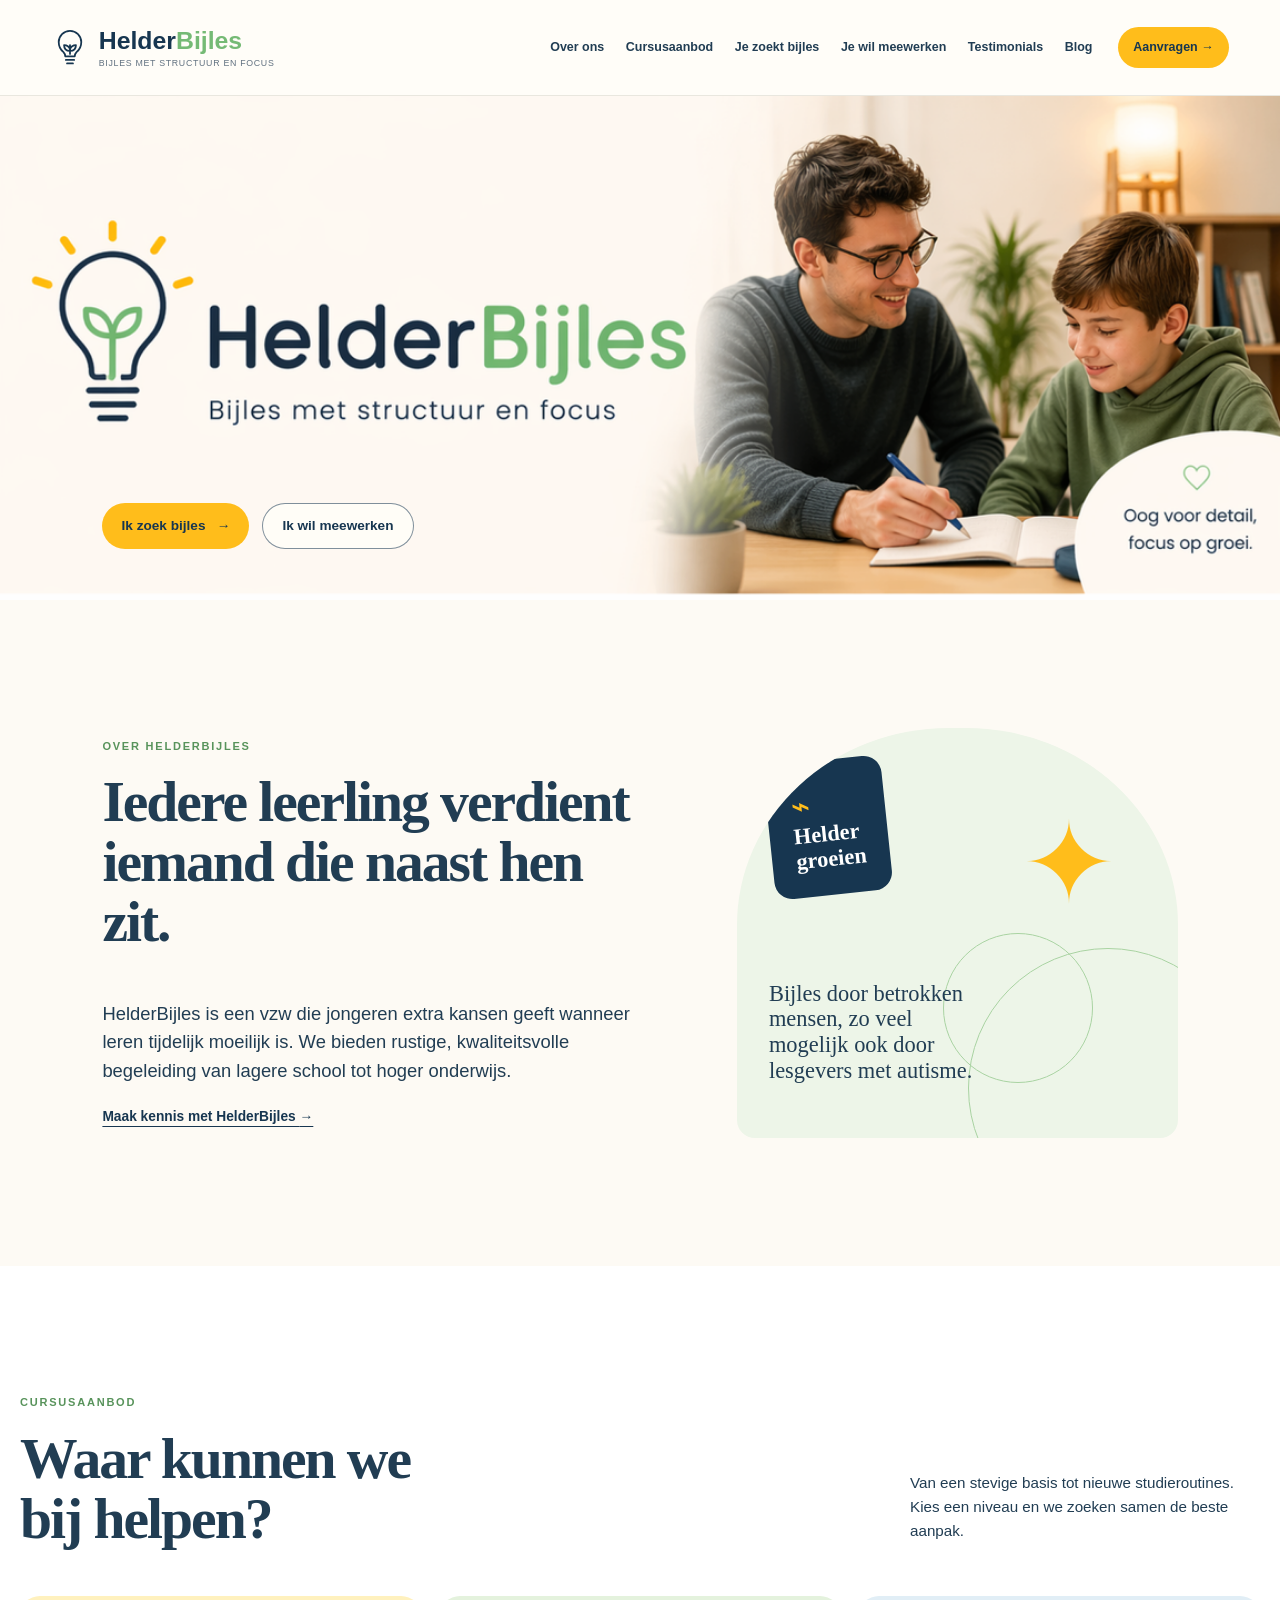
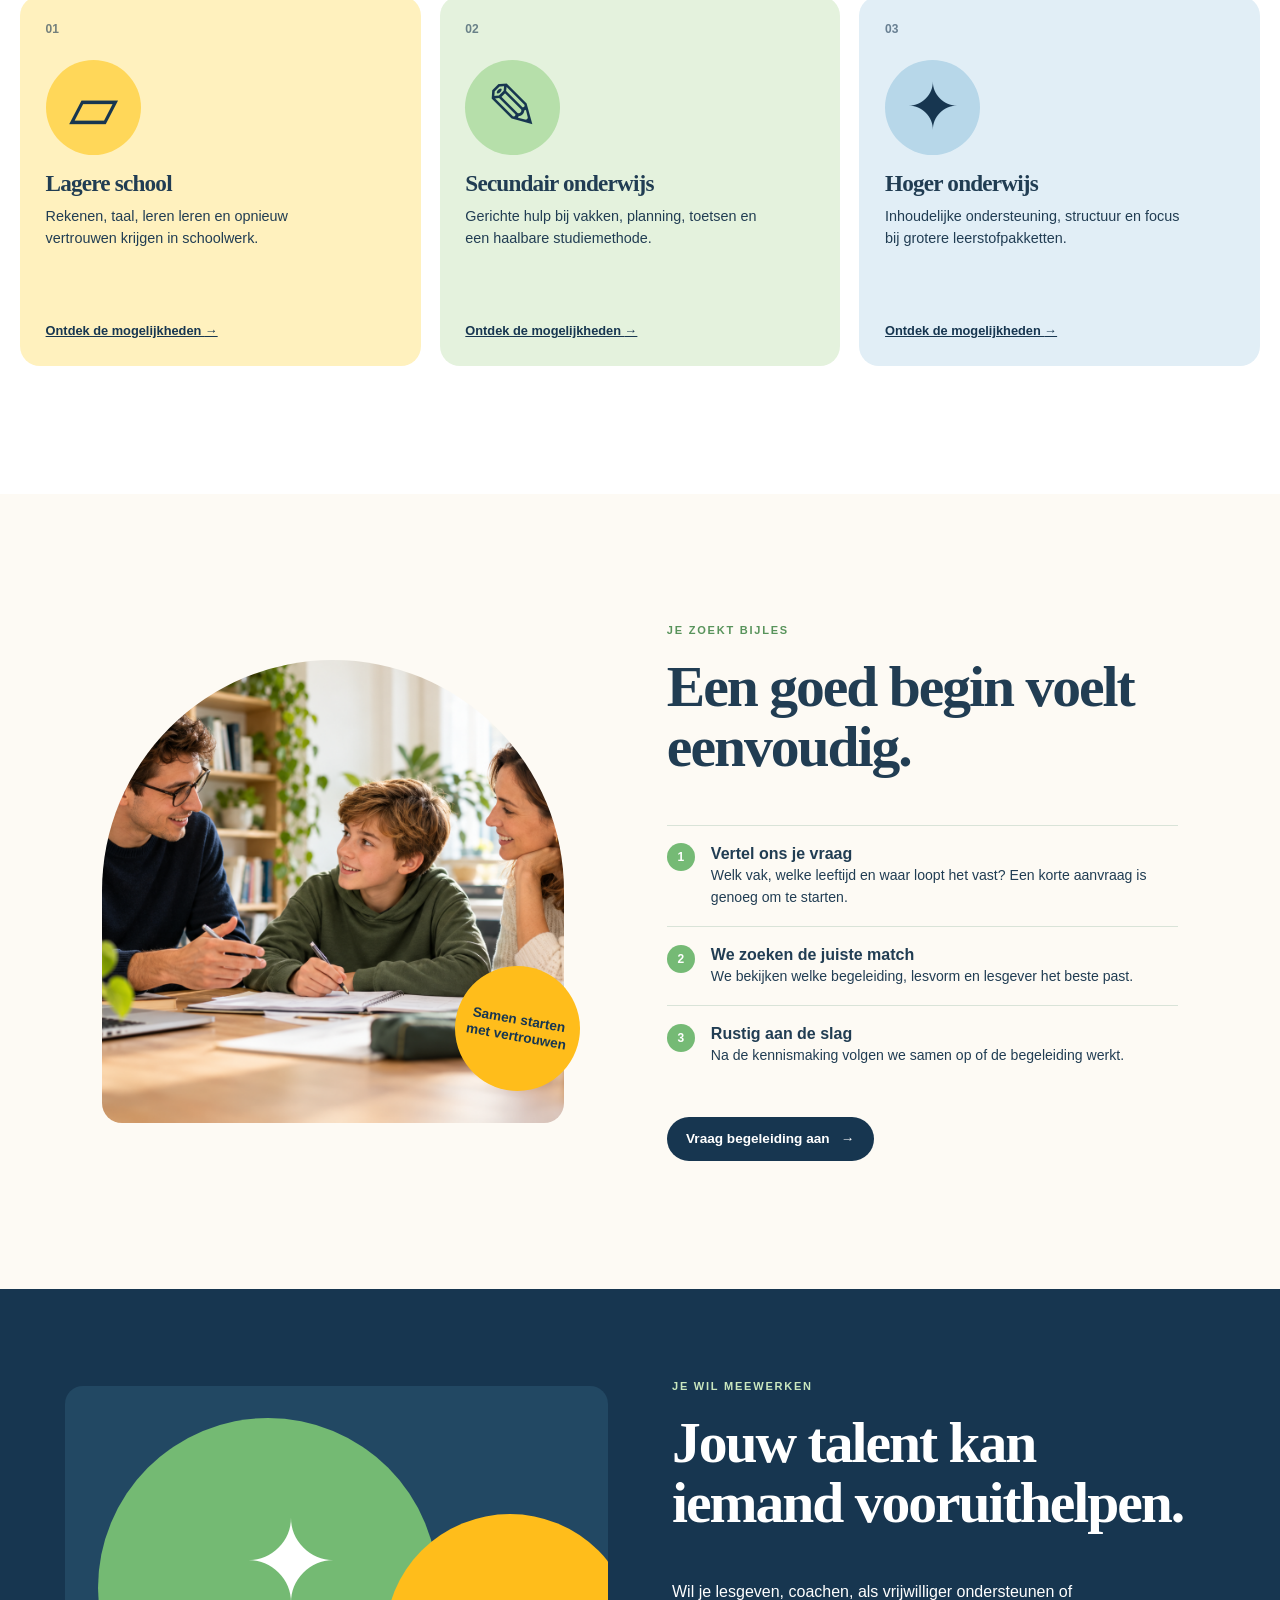
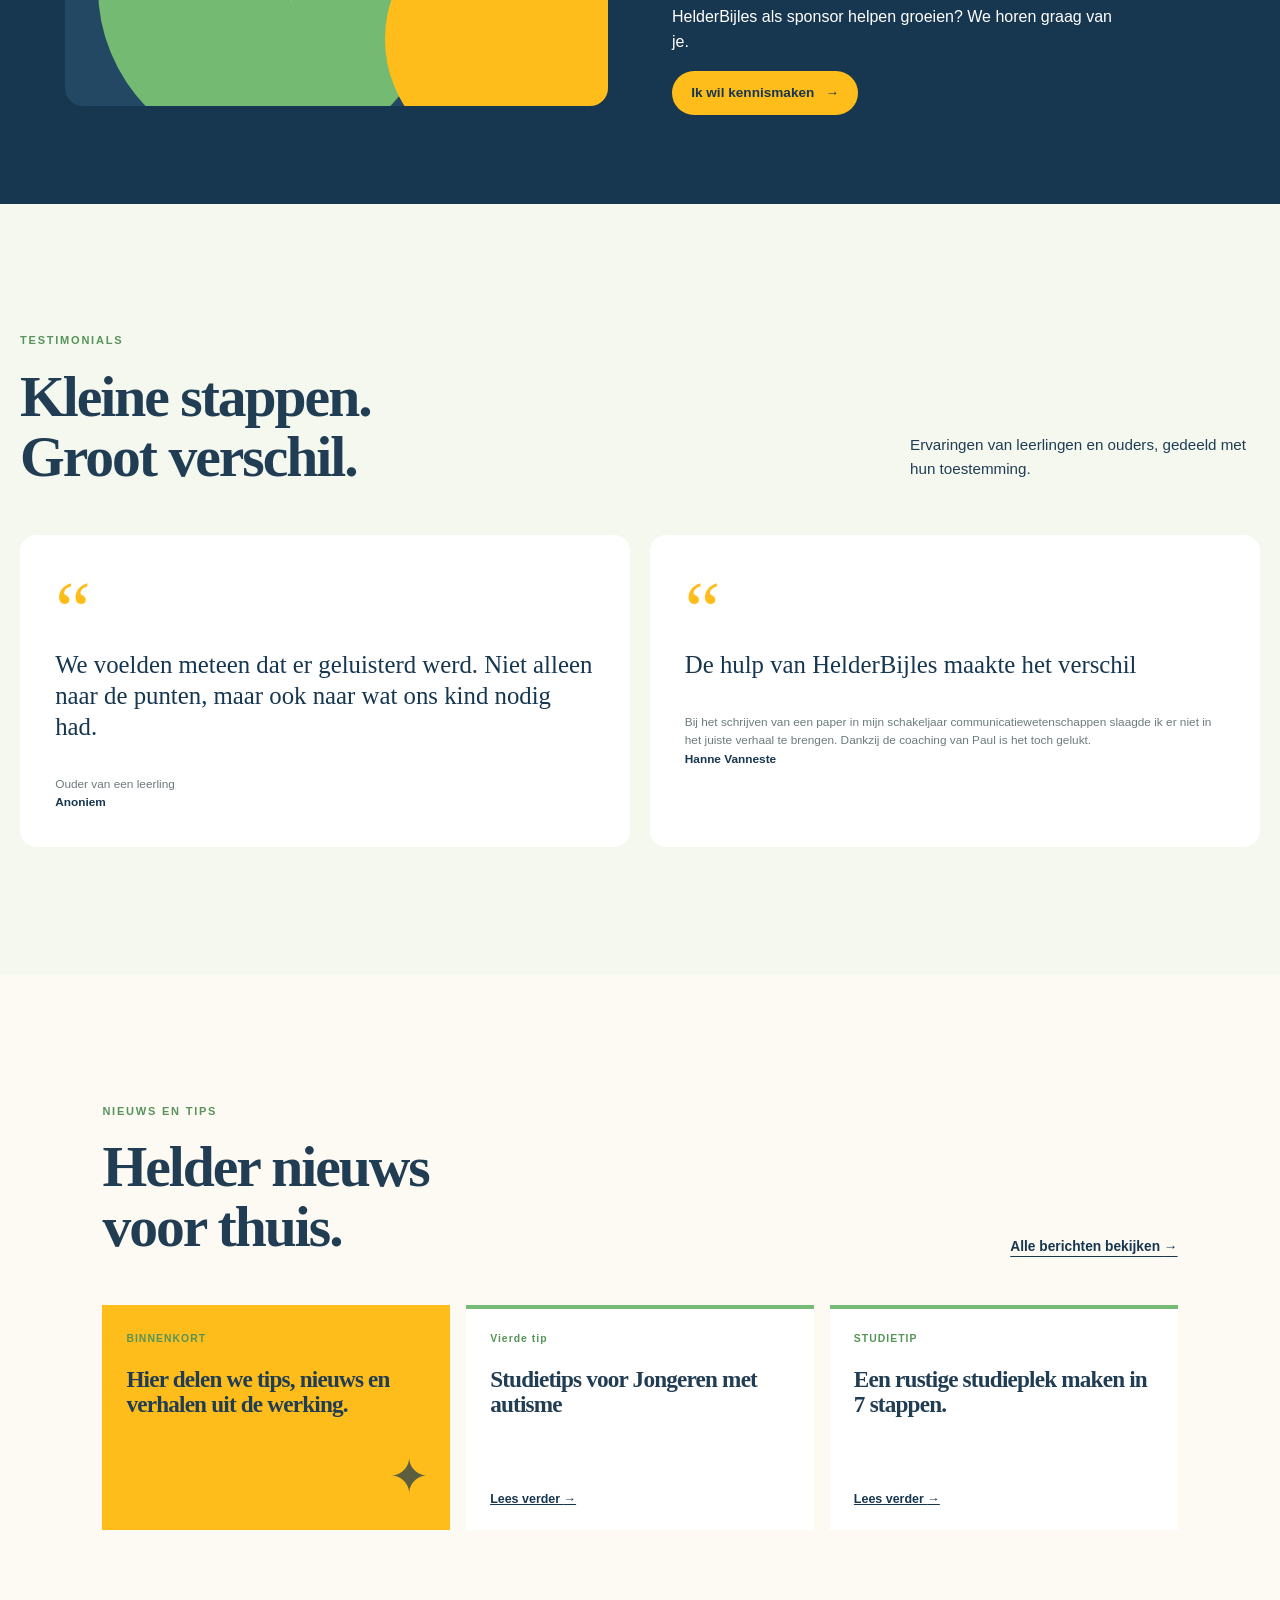
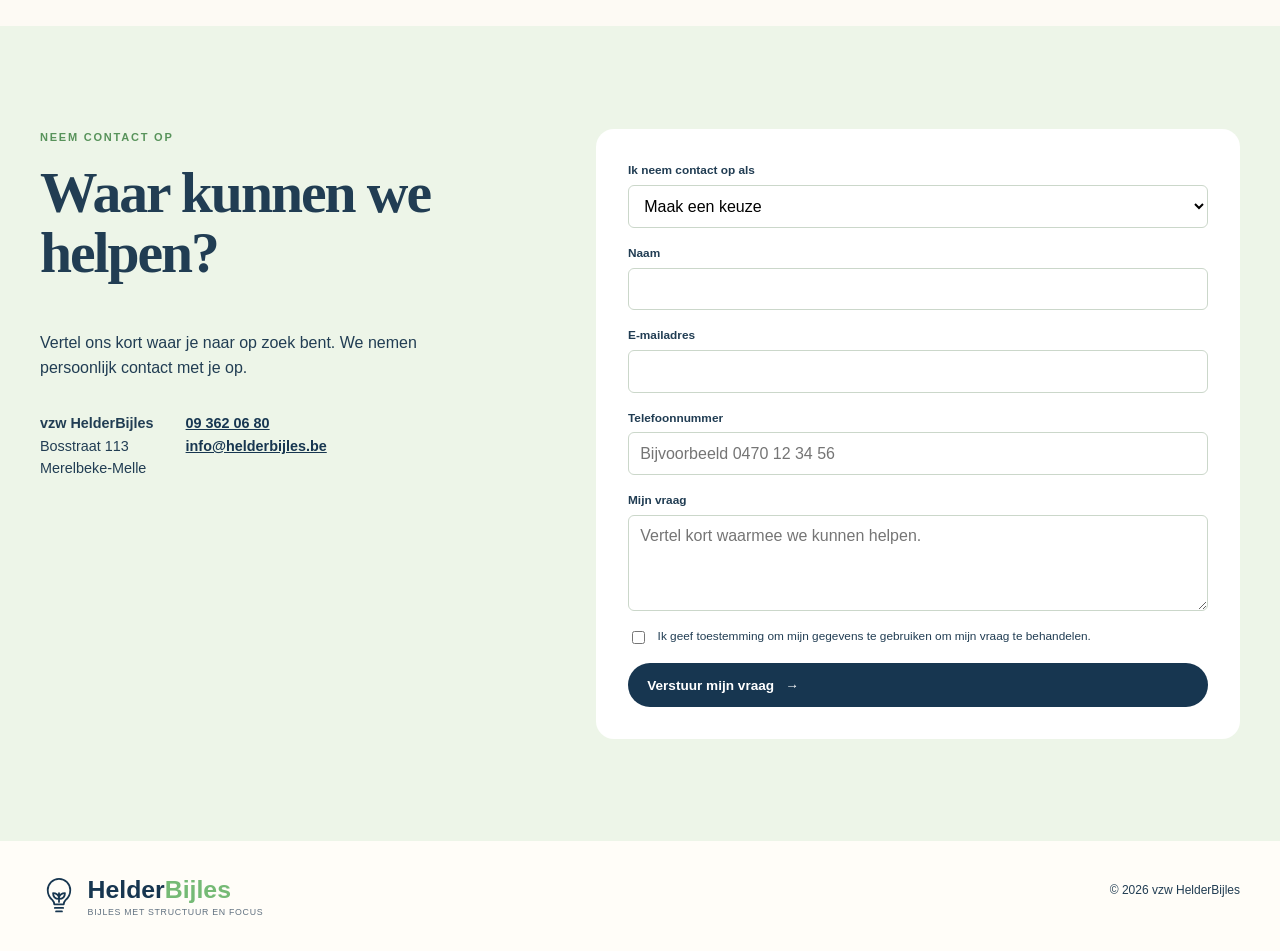
<file: index.html>
<!doctype html>
<html lang="nl-BE">
  <head>
    <meta charset="utf-8" />
    <meta name="viewport" content="width=device-width, initial-scale=1" />
    <meta name="description" content="HelderBijles - bijles met structuur en focus." />
    <title>HelderBijles | Bijles met structuur en focus</title>
    <link rel="stylesheet" href="styles.css" />
  </head>
 <script src="https://identity.netlify.com/v1/netlify-identity-widget.js"></script>
<script>
  if (window.netlifyIdentity) {
    window.netlifyIdentity.on("init", (user) => {
      if (!user) {
        window.netlifyIdentity.on("login", () => {
          document.location.href = "/admin/";
        });
      }
    });
  }
</script>
 <body>
    <a class="skip" href="#inhoud">Ga naar de inhoud</a>
    <header class="header">
      <a href="#top" class="brand" aria-label="HelderBijles home">
        <svg viewBox="0 0 64 64" aria-hidden="true"><path d="M21 39c-5-4-8-10-8-17a19 19 0 0 1 38 0c0 7-3 13-8 17-2 2-3 4-3 7H24c0-3-1-5-3-7Z"/><path d="M25 52h14M27 58h10M32 42V27M32 34c-2-6-8-7-10-7 0 7 4 10 10 10ZM32 34c2-6 8-7 10-7 0 7-4 10-10 10Z"/></svg>
        <span>Helder<span>Bijles</span><small>Bijles met structuur en focus</small></span>
      </a>
      <button class="menu-button" aria-expanded="false" aria-controls="menu">Menu <span>☰</span></button>
      <nav id="menu" class="nav" aria-label="Hoofdnavigatie">
        <a href="#over-ons">Over ons</a><a href="#cursusaanbod">Cursusaanbod</a><a href="#bijles">Je zoekt bijles</a><a href="#meewerken">Je wil meewerken</a><a href="#verhalen">Testimonials</a><a href="#blog">Blog</a>
      </nav>
      <a class="header-cta" href="#contact">Aanvragen <span>→</span></a>
    </header>

    <main id="inhoud">
      <section id="top" class="hero" aria-label="HelderBijles">
        <img class="hero-illustration" src="assets/hoofding-illustratie.png" alt="HelderBijles: bijles met structuur en focus. Een lesgever begeleidt een leerling." />
        <div class="hero-actions"><a class="button yellow" href="#bijles">Ik zoek bijles <span>→</span></a><a class="button ghost" href="#meewerken">Ik wil meewerken</a></div>
      </section>

      <section id="over-ons" class="section intro-section">
        <div class="intro-copy"><p class="kicker">Over HelderBijles</p><h2>Iedere leerling verdient iemand die naast hen zit.</h2><p class="large">HelderBijles is een vzw die jongeren extra kansen geeft wanneer leren tijdelijk moeilijk is. We bieden rustige, kwaliteitsvolle begeleiding van lagere school tot hoger onderwijs.</p><a class="arrow-link" href="#contact">Maak kennis met HelderBijles <span>→</span></a></div>
        <div class="intro-visual"><div class="sun">✦</div><div class="orbit orbit-one"></div><div class="orbit orbit-two"></div><div class="leaf-card"><span>⌁</span><strong>Helder<br />groeien</strong></div><p>Bijles door betrokken mensen, zo veel mogelijk ook door lesgevers met autisme.</p></div>
      </section>

      <section id="cursusaanbod" class="section offerings">
        <div class="section-title"><div><p class="kicker">Cursusaanbod</p><h2>Waar kunnen we<br />bij helpen?</h2></div><p>Van een stevige basis tot nieuwe studieroutines. Kies een niveau en we zoeken samen de beste aanpak.</p></div>
        <div class="course-grid">
          <article class="course-card sunny"><span class="course-number">01</span><div class="course-art book">▱</div><h3>Lagere school</h3><p>Rekenen, taal, leren leren en opnieuw vertrouwen krijgen in schoolwerk.</p><a href="#bijles">Ontdek de mogelijkheden <span>→</span></a></article>
          <article class="course-card leafy"><span class="course-number">02</span><div class="course-art pencil">✎</div><h3>Secundair onderwijs</h3><p>Gerichte hulp bij vakken, planning, toetsen en een haalbare studiemethode.</p><a href="#bijles">Ontdek de mogelijkheden <span>→</span></a></article>
          <article class="course-card sky"><span class="course-number">03</span><div class="course-art star">✦</div><h3>Hoger onderwijs</h3><p>Inhoudelijke ondersteuning, structuur en focus bij grotere leerstofpakketten.</p><a href="#bijles">Ontdek de mogelijkheden <span>→</span></a></article>
        </div>
      </section>

      <section id="bijles" class="section split-section">
        <div class="photo-panel"><img src="assets/family-intake.png" alt="Een leerling, ouder en lesgever bespreken samen de begeleiding" /><span class="photo-badge">Samen starten<br />met vertrouwen</span></div>
        <div class="steps"><p class="kicker">Je zoekt bijles</p><h2>Een goed begin voelt eenvoudig.</h2><ol><li><span>1</span><div><h3>Vertel ons je vraag</h3><p>Welk vak, welke leeftijd en waar loopt het vast? Een korte aanvraag is genoeg om te starten.</p></div></li><li><span>2</span><div><h3>We zoeken de juiste match</h3><p>We bekijken welke begeleiding, lesvorm en lesgever het beste past.</p></div></li><li><span>3</span><div><h3>Rustig aan de slag</h3><p>Na de kennismaking volgen we samen op of de begeleiding werkt.</p></div></li></ol><a class="button navy" href="#contact">Vraag begeleiding aan <span>→</span></a></div>
      </section>

      <section id="meewerken" class="join-section"><div class="join-art"><div class="circle circle-a"></div><div class="circle circle-b"></div><span>✦</span></div><div><p class="kicker light">Je wil meewerken</p><h2>Jouw talent kan<br />iemand vooruithelpen.</h2><p>Wil je lesgeven, coachen, als vrijwilliger ondersteunen of HelderBijles als sponsor helpen groeien? We horen graag van je.</p><a class="button yellow" href="#contact">Ik wil kennismaken <span>→</span></a></div></section>

      <section id="verhalen" class="section stories"><div class="section-title"><div><p class="kicker">Testimonials</p><h2>Kleine stappen.<br />Groot verschil.</h2></div><p>Ervaringen van leerlingen en ouders, gedeeld met hun toestemming.</p></div><div class="quote-grid" data-testimonials></div></section>

      <section id="blog" class="section blog-section"><div class="section-title"><div><p class="kicker">Nieuws en tips</p><h2>Helder nieuws<br />voor thuis.</h2></div><a class="arrow-link" href="berichten.html" target="_blank" rel="noopener noreferrer">Alle berichten bekijken <span>→</span></a></div><div class="post-grid" data-posts></div></section>

      <section id="contact" class="contact"><div><p class="kicker">Neem contact op</p><h2>Waar kunnen we<br />helpen?</h2><p>Vertel ons kort waar je naar op zoek bent. We nemen persoonlijk contact met je op.</p><div class="contact-details"><p><strong>vzw HelderBijles</strong><br />Bosstraat 113<br />Merelbeke-Melle</p><p><a href="tel:+3293620680">09 362 06 80</a><br /><a href="mailto:paulmdesmet@gmail.com">info@helderbijles.be</a></p></div></div><form id="contact-form" name="contact" method="POST" action="thank-you.html" data-netlify="true" netlify-honeypot="bot-field"><input type="hidden" name="form-name" value="contact" /><input type="hidden" name="subject" value="Nieuwe vraag via HelderBijles" /><p class="hidden"><label>Laat dit veld leeg<input name="bot-field" /></label></p><label>Ik neem contact op als<select name="rol" required><option value="">Maak een keuze</option><option>Ouder of leerling</option><option>Kandidaat-lesgever of coach</option><option>Vrijwilliger</option><option>Sponsor of partner</option></select></label><label>Naam<input required name="naam" autocomplete="name" /></label><label>E-mailadres<input required type="email" name="email" autocomplete="email" /></label><label>Telefoonnummer<input required type="tel" name="telefoon" autocomplete="tel" inputmode="tel" placeholder="Bijvoorbeeld 0470 12 34 56" /></label><label>Mijn vraag<textarea name="vraag" rows="4" placeholder="Vertel kort waarmee we kunnen helpen."></textarea></label><label class="check"><input required type="checkbox" name="toestemming" /><span>Ik geef toestemming om mijn gegevens te gebruiken om mijn vraag te behandelen.</span></label><button class="button navy" type="submit">Verstuur mijn vraag <span>→</span></button></form></section>
    </main>
    <footer><a href="#top" class="brand"><svg viewBox="0 0 64 64" aria-hidden="true"><path d="M21 39c-5-4-8-10-8-17a19 19 0 0 1 38 0c0 7-3 13-8 17-2 2-3 4-3 7H24c0-3-1-5-3-7Z"/><path d="M25 52h14M27 58h10M32 42V27M32 34c-2-6-8-7-10-7 0 7 4 10 10 10ZM32 34c2-6 8-7 10-7 0 7-4 10-10 10Z"/></svg><span>Helder<span>Bijles</span><small>Bijles met structuur en focus</small></span></a><p>© <span id="year"></span> vzw HelderBijles</p></footer><script src="script.js"></script>
  </body>
</html>
</file>
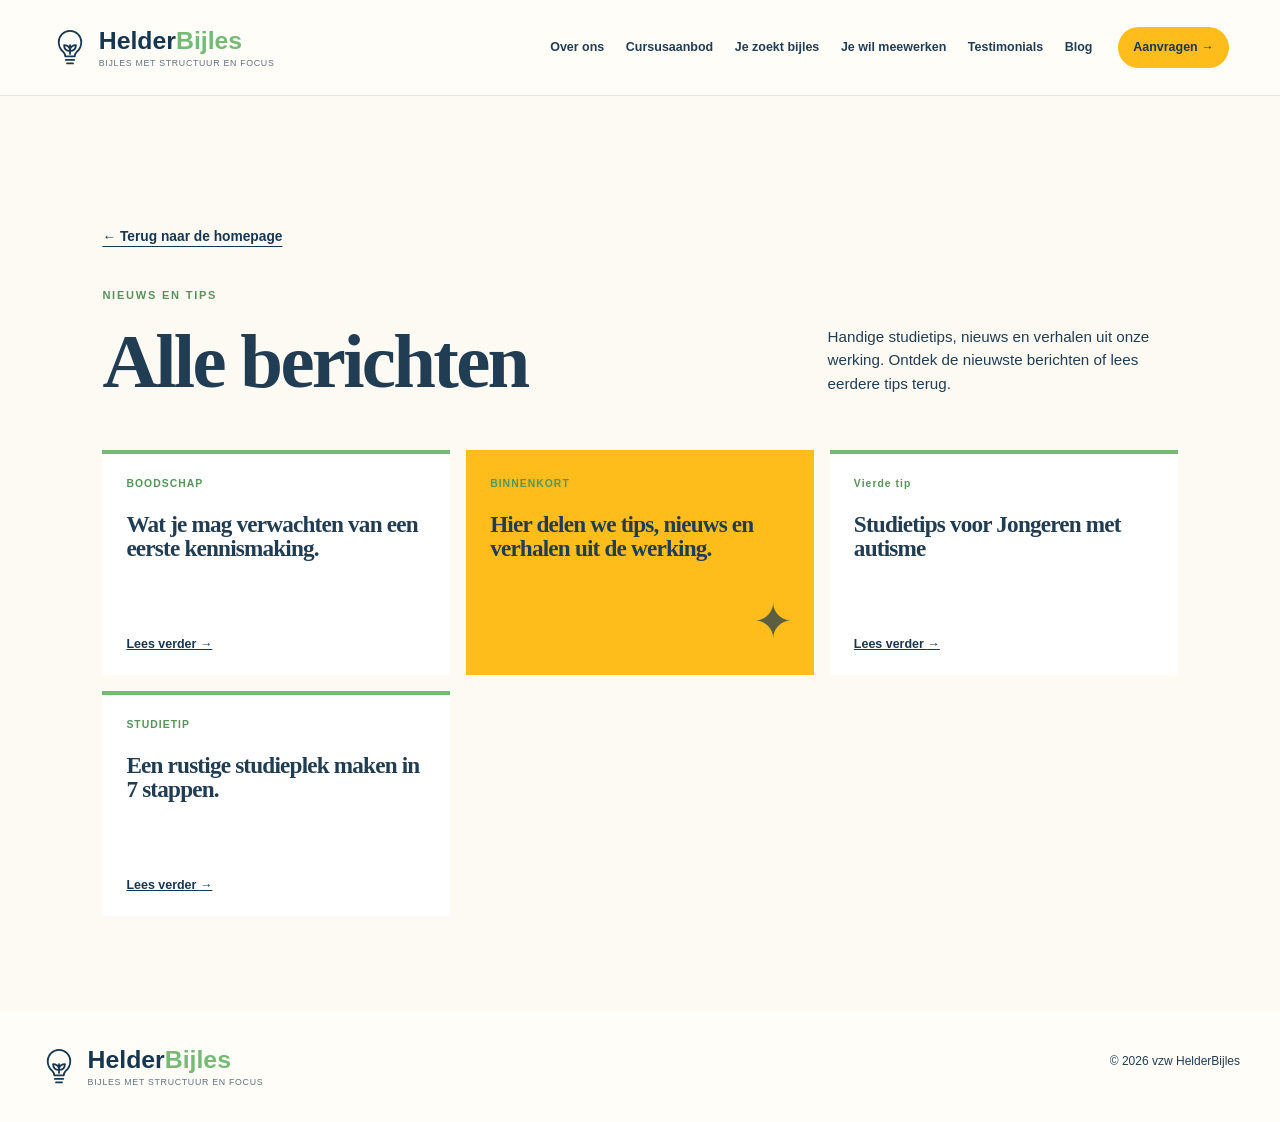
<file: berichten.html>
<!doctype html>
<html lang="nl-BE">
  <head>
    <meta charset="utf-8" />
    <meta name="viewport" content="width=device-width, initial-scale=1" />
    <meta name="description" content="Alle nieuwsberichten en studietips van HelderBijles, van de nieuwste tips tot eerdere berichten." />
    <title>Nieuws en tips | HelderBijles</title>
    <link rel="stylesheet" href="styles.css" />
  </head>
  <body>
    <a class="skip" href="#inhoud">Ga naar de inhoud</a>
    <header class="header">
      <a href="index.html#top" class="brand" aria-label="HelderBijles home">
        <svg viewBox="0 0 64 64" aria-hidden="true"><path d="M21 39c-5-4-8-10-8-17a19 19 0 0 1 38 0c0 7-3 13-8 17-2 2-3 4-3 7H24c0-3-1-5-3-7Z"/><path d="M25 52h14M27 58h10M32 42V27M32 34c-2-6-8-7-10-7 0 7 4 10 10 10ZM32 34c2-6 8-7 10-7 0 7-4 10-10 10Z"/></svg>
        <span>Helder<span>Bijles</span><small>Bijles met structuur en focus</small></span>
      </a>
      <button class="menu-button" aria-expanded="false" aria-controls="menu">Menu <span>☰</span></button>
      <nav id="menu" class="nav" aria-label="Hoofdnavigatie">
        <a href="index.html#over-ons">Over ons</a><a href="index.html#cursusaanbod">Cursusaanbod</a><a href="index.html#bijles">Je zoekt bijles</a><a href="index.html#meewerken">Je wil meewerken</a><a href="index.html#verhalen">Testimonials</a><a href="index.html#blog">Blog</a>
      </nav>
      <a class="header-cta" href="index.html#contact">Aanvragen <span>→</span></a>
    </header>

    <main id="inhoud">
      <section class="section blog-section archive-section">
        <a class="arrow-link archive-back" href="index.html#blog">← Terug naar de homepage</a>
        <div class="section-title"><div><p class="kicker">Nieuws en tips</p><h1>Alle berichten</h1></div><p>Handige studietips, nieuws en verhalen uit onze werking. Ontdek de nieuwste berichten of lees eerdere tips terug.</p></div>
        <p data-posts-status role="status"></p>
        <div class="post-grid" data-all-posts></div>
        <noscript><p>Schakel JavaScript in om de berichten te bekijken.</p></noscript>
      </section>
    </main>
    <footer><a href="index.html#top" class="brand"><svg viewBox="0 0 64 64" aria-hidden="true"><path d="M21 39c-5-4-8-10-8-17a19 19 0 0 1 38 0c0 7-3 13-8 17-2 2-3 4-3 7H24c0-3-1-5-3-7Z"/><path d="M25 52h14M27 58h10M32 42V27M32 34c-2-6-8-7-10-7 0 7 4 10 10 10ZM32 34c2-6 8-7 10-7 0 7-4 10-10 10Z"/></svg><span>Helder<span>Bijles</span><small>Bijles met structuur en focus</small></span></a><p>© <span id="year"></span> vzw HelderBijles</p></footer><script src="script.js"></script>
  </body>
</html>
</file>
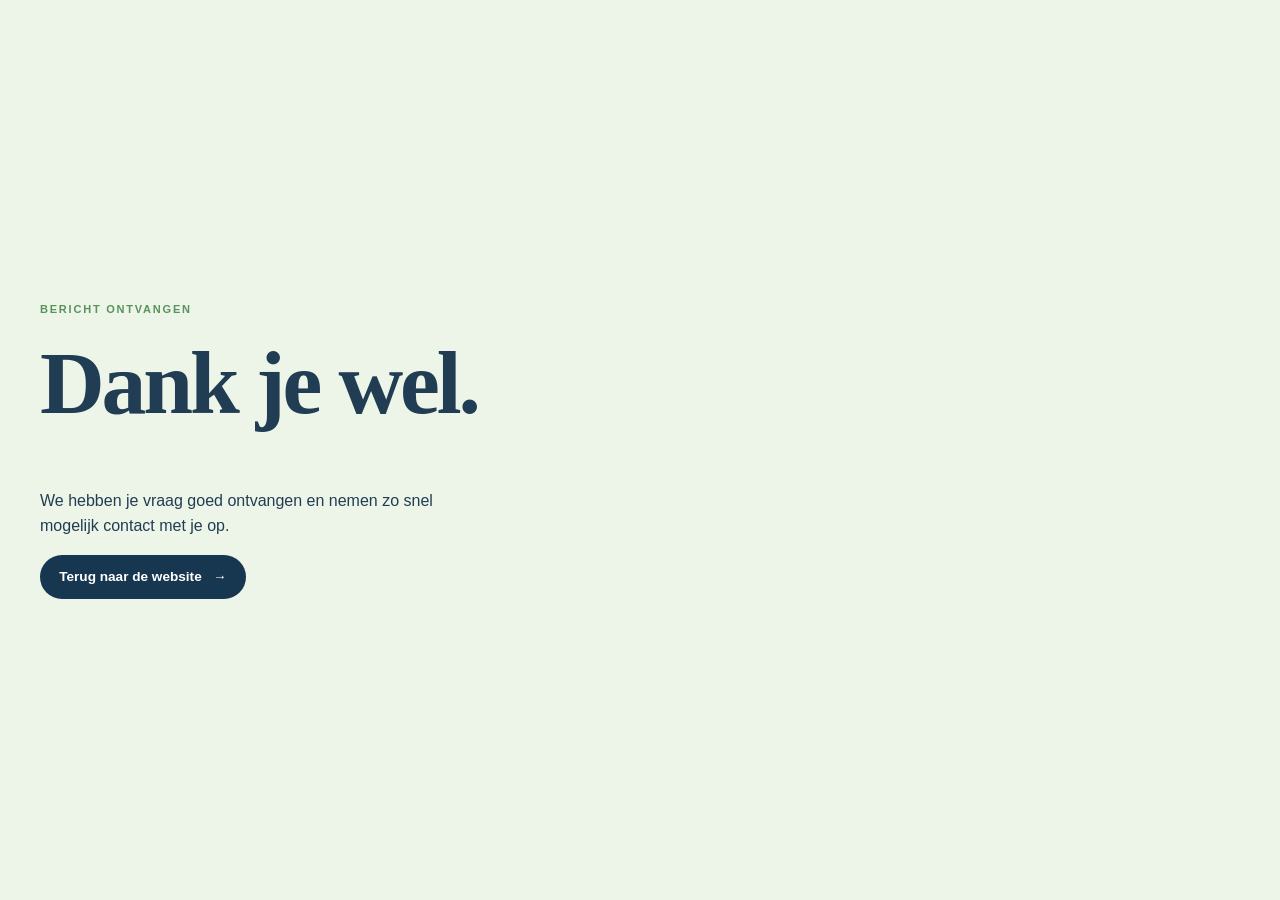
<file: thank-you.html>
<!doctype html><html lang="nl-BE"><head><meta charset="utf-8"><meta name="viewport" content="width=device-width,initial-scale=1"><title>Bedankt | HelderBijles</title><link rel="stylesheet" href="styles.css"></head><body><main class="contact" style="min-height:100vh;align-items:center"><div><p class="kicker">Bericht ontvangen</p><h1>Dank je wel.</h1><p>We hebben je vraag goed ontvangen en nemen zo snel mogelijk contact met je op.</p><a class="button navy" href="index.html">Terug naar de website <span>→</span></a></div></main></body></html>
</file>
<file: styles.css>
:root{--navy:#173650;--ink:#213d53;--green:#75ba75;--yellow:#ffbd1b;--cream:#fdfaf4;--soft:#edf5e8;--line:#d9e3d8}*{box-sizing:border-box}html{scroll-behavior:smooth}body{margin:0;background:var(--cream);color:var(--ink);font:16px/1.55 Arial,sans-serif}h1,h2,h3,p{margin-top:0}h1,h2,h3{font-family:Georgia,serif;line-height:1.04;letter-spacing:-.035em}h1{font-size:clamp(3.5rem,7vw,7.2rem)}h2{font-size:clamp(2.45rem,4.5vw,4.5rem)}h3{font-size:1.45rem}.skip{position:absolute;left:-10000px}.skip:focus{left:1rem;top:1rem;padding:.5rem;background:white;z-index:10}.header{height:96px;display:flex;align-items:center;gap:1.6rem;padding:0 clamp(1rem,4vw,4rem);background:#fffdf8;position:sticky;top:0;z-index:5;border-bottom:1px solid #e9e7df}.brand{display:flex;align-items:center;gap:.6rem;text-decoration:none;color:var(--navy);font:bold 1.55rem Arial,sans-serif;white-space:nowrap}.brand svg{width:38px;height:46px;fill:none;stroke:var(--navy);stroke-width:3;stroke-linecap:round;stroke-linejoin:round}.brand>span>span{color:var(--green)}.brand small{display:block;font:400 .55rem/1.2 Arial,sans-serif;letter-spacing:.08em;text-transform:uppercase;color:#617180;margin-top:3px}.nav{display:flex;gap:1.35rem;align-items:center;margin-left:auto}.nav a{font-size:.78rem;font-weight:bold;text-decoration:none;color:var(--ink);white-space:nowrap}.nav a:hover,.arrow-link:hover{color:var(--green)}.header-cta{background:var(--yellow);border-radius:99px;padding:.7rem .95rem;text-decoration:none;color:var(--navy);font-size:.78rem;font-weight:bold;white-space:nowrap}.menu-button{display:none}.hero{min-height:640px;position:relative;overflow:hidden;background:var(--navy);color:white}.hero-photo{position:absolute;inset:0;width:100%;height:100%;object-fit:cover}.hero-shade{position:absolute;inset:0;background:linear-gradient(90deg,rgba(15,37,55,.91) 0%,rgba(20,49,72,.73) 36%,rgba(20,49,72,.09) 74%)}.hero-copy{position:relative;z-index:1;max-width:1380px;margin:auto;padding:clamp(5rem,11vw,9.5rem) clamp(1.25rem,8vw,8rem)}.hero h1{margin-bottom:1rem}.hero h1 em{font-style:normal;color:var(--yellow)}.hero-copy>p:not(.kicker){max-width:480px;font-size:1.15rem}.kicker{color:#58935b;text-transform:uppercase;font-size:.69rem;letter-spacing:.16em;font-weight:bold;margin-bottom:1.1rem}.kicker.light{color:#cae7bf}.hero-actions{display:flex;gap:.8rem;flex-wrap:wrap;margin-top:2rem}.button{display:inline-flex;gap:.7rem;align-items:center;border:0;border-radius:99px;padding:.9rem 1.2rem;text-decoration:none;font:bold .85rem Arial,sans-serif;cursor:pointer}.yellow{background:var(--yellow);color:var(--navy)}.navy{background:var(--navy);color:white}.ghost{border:1px solid rgba(255,255,255,.7);color:white}.hero-note{position:absolute;right:clamp(1.25rem,7vw,7rem);bottom:2.2rem;z-index:1;display:flex;gap:.8rem;align-items:flex-start;background:#fffdf8;color:var(--navy);padding:1rem 1.2rem;border-radius:18px}.hero-note p{margin:0;font-size:.78rem;line-height:1.35}.spark{color:var(--green);font-size:1.7rem}.section{padding:clamp(4.5rem,10vw,9rem) clamp(1.25rem,8vw,8rem);max-width:1500px;margin:auto}.intro-section{display:grid;grid-template-columns:1.1fr .9fr;gap:6rem;align-items:center}.intro-copy .large{font-size:1.15rem;max-width:590px}.arrow-link{font-size:.86rem;font-weight:bold;color:var(--navy);text-underline-offset:5px}.intro-visual{min-height:410px;background:var(--soft);border-radius:48% 48% 18px 18px;position:relative;overflow:hidden}.intro-visual>p{position:absolute;bottom:2rem;left:2rem;right:2rem;max-width:220px;font:1.4rem/1.15 Georgia,serif}.sun{position:absolute;right:14%;top:12%;font-size:7rem;color:var(--yellow)}.orbit{position:absolute;border:1px solid #a9d3a2;border-radius:50%}.orbit-one{height:280px;width:280px;right:-70px;bottom:-90px}.orbit-two{height:150px;width:150px;right:85px;bottom:55px}.leaf-card{position:absolute;left:2rem;top:2rem;padding:1.5rem;background:var(--navy);color:white;border-radius:18px;transform:rotate(-6deg);font:1.4rem/1.1 Georgia,serif}.leaf-card span{display:block;color:var(--yellow);font:2rem Arial}.offerings{background:#fff;max-width:none;padding-left:max(1.25rem,calc((100vw - 1340px)/2));padding-right:max(1.25rem,calc((100vw - 1340px)/2))}.section-title{display:flex;justify-content:space-between;gap:3rem;align-items:end;margin-bottom:3rem}.section-title h2{margin-bottom:0}.section-title>p{max-width:350px;font-size:.95rem;margin-bottom:.4rem}.course-grid{display:grid;grid-template-columns:repeat(3,1fr);gap:1.2rem}.course-card{border-radius:20px;min-height:370px;padding:1.6rem;display:flex;flex-direction:column;position:relative;overflow:hidden}.sunny{background:#fff1be}.leafy{background:#e4f2dd}.sky{background:#e1eef6}.course-number{font:bold .75rem Arial;color:rgba(23,54,80,.6)}.course-art{height:95px;width:95px;border-radius:50%;display:grid;place-items:center;margin:1.5rem 0 1rem;font:4rem Georgia,serif;color:var(--navy)}.sunny .course-art{background:#ffd759}.leafy .course-art{background:#b6dfaa}.sky .course-art{background:#b7d7e9}.course-card h3{margin-bottom:.6rem}.course-card p{font-size:.9rem;max-width:310px}.course-card a{margin-top:auto;font-size:.8rem;font-weight:bold;color:var(--navy)}.split-section{display:grid;grid-template-columns:.95fr 1.05fr;gap:clamp(3rem,8vw,8rem);align-items:center}.photo-panel{position:relative}.photo-panel img{display:block;width:100%;aspect-ratio:1/1;object-fit:cover;border-radius:50% 50% 20px 20px}.photo-badge{position:absolute;right:-1rem;bottom:2rem;background:var(--yellow);color:var(--navy);border-radius:50%;height:125px;width:125px;display:grid;place-items:center;text-align:center;font:bold .85rem/1.2 Arial;transform:rotate(10deg)}.steps ol{padding:0;margin:2rem 0;list-style:none}.steps li{display:flex;gap:1rem;padding:1.1rem 0;border-top:1px solid var(--line)}.steps li>span{height:28px;min-width:28px;display:grid;place-items:center;border-radius:50%;background:var(--green);color:white;font:bold .75rem Arial}.steps li h3{font-family:Arial,sans-serif;font-size:1rem;letter-spacing:0;margin:.15rem 0}.steps li p{font-size:.88rem;margin:0}.join-section{background:var(--navy);color:white;display:grid;grid-template-columns:1fr 1fr;gap:4rem;align-items:center;padding:clamp(3rem,7vw,6rem) max(1.25rem,calc((100vw - 1150px)/2))}.join-section h2{color:white}.join-section>div:last-child>p:not(.kicker){max-width:440px}.join-art{height:320px;position:relative;background:#224863;border-radius:18px;overflow:hidden}.circle{position:absolute;border-radius:50%}.circle-a{width:340px;height:340px;left:6%;top:10%;background:#74ba73}.circle-b{width:250px;height:250px;right:-5%;bottom:-18%;background:var(--yellow)}.join-art span{position:absolute;left:33%;top:28%;font-size:7rem;color:white}.stories{background:#f4f8ef;max-width:none;padding-left:max(1.25rem,calc((100vw - 1340px)/2));padding-right:max(1.25rem,calc((100vw - 1340px)/2))}.quote-grid{display:grid;grid-template-columns:1fr 1fr;gap:1.2rem}.quote-grid figure{margin:0;background:white;padding:2.2rem;border-radius:16px}.quote-mark{font:5rem/1 Georgia,serif;color:var(--yellow)}blockquote{font:1.55rem/1.25 Georgia,serif;color:var(--navy);margin:0 0 2rem}figcaption{font-size:.74rem;color:#6d7b7d}figcaption strong{color:var(--navy)}.blog-section{padding-bottom:6rem}.post-grid{display:grid;grid-template-columns:1fr 1fr 1fr;gap:1rem}.post-grid article{min-height:225px;padding:1.5rem;border-top:4px solid var(--green);background:white;display:flex;flex-direction:column}.post-grid h3{font-size:1.45rem;margin:.8rem 0}.post-label{font:bold .65rem Arial;letter-spacing:.1em;color:#569558}.post-grid a{font:bold .78rem Arial;margin-top:auto;color:var(--navy)}.post-accent{background:var(--yellow)!important;border-color:var(--yellow)!important;position:relative}.big-spark{position:absolute;right:1.3rem;bottom:1rem;font-size:3rem;color:rgba(23,54,80,.7)}.contact{background:#edf5e8;padding:clamp(4rem,8vw,7rem) max(1.25rem,calc((100vw - 1200px)/2));display:grid;grid-template-columns:.85fr 1.15fr;gap:5rem}.contact>div>p:not(.kicker){max-width:400px}.contact-details{display:flex;gap:2rem;margin-top:2rem;font-size:.9rem}.contact-details a{color:var(--navy);font-weight:bold}form{background:white;padding:2rem;border-radius:18px;display:grid;gap:1rem}label{display:grid;gap:.35rem;font-size:.74rem;font-weight:bold}input,textarea,select{width:100%;font:1rem Arial;padding:.7rem;border:1px solid #cbd7ca;border-radius:6px;background:white}.check{display:flex;gap:.6rem;align-items:flex-start;font-weight:normal}.check input{width:auto;margin-top:.25rem}#form-message{min-height:1rem;margin:0;color:#3a753c;font-size:.85rem;font-weight:bold}footer{padding:2rem max(1.25rem,calc((100vw - 1200px)/2));display:flex;justify-content:space-between;align-items:center;background:#fffdf8;font-size:.75rem}@media(max-width:1050px){.nav{gap:.7rem}.nav a{font-size:.7rem}.header{gap:.8rem}.intro-section,.split-section,.contact{gap:3rem}}@media(max-width:800px){.header{height:76px}.brand{font-size:1.2rem}.brand svg{width:31px;height:37px}.brand small{display:none}.menu-button{display:flex;margin-left:auto;border:0;background:none;font:bold .78rem Arial;color:var(--navy);gap:.4rem}.header-cta{display:none}.nav{display:none;position:absolute;top:76px;left:0;right:0;background:#fffdf8;padding:1rem 1.25rem;flex-direction:column;align-items:flex-start;border-bottom:1px solid var(--line)}.nav.open{display:flex}.hero{min-height:600px}.hero-shade{background:linear-gradient(90deg,rgba(15,37,55,.91),rgba(20,49,72,.2))}.hero-note{right:1rem;bottom:1rem}.intro-section,.split-section,.join-section,.contact{grid-template-columns:1fr}.intro-section{gap:3rem}.section-title{display:block}.section-title>p{margin-top:1.5rem}.course-grid,.quote-grid,.post-grid{grid-template-columns:1fr}.course-card{min-height:290px}.split-section{gap:3rem}.photo-panel{max-width:480px}.photo-badge{right:0}.join-section{gap:2rem}.join-art{height:240px;order:2}.contact-details{display:block}.contact-details p{margin-bottom:1rem}footer{display:block}footer p{margin-top:1rem}}
/* Homepage masthead supplied by HelderBijles */
.hero{min-height:0;position:relative;overflow:hidden;background:#fbf7f0;color:var(--navy)}
.hero-illustration{display:block;width:100%;height:auto;min-height:440px;object-fit:cover;object-position:center}
.hero .hero-actions{position:absolute;z-index:1;left:clamp(1.25rem,8vw,8rem);bottom:clamp(1.25rem,4vw,3.5rem);display:flex;gap:.8rem;flex-wrap:wrap;margin:0}
.hero .ghost{border-color:rgba(23,54,80,.55);background:rgba(255,253,248,.88);color:var(--navy)}
@media(max-width:800px){.hero{padding-bottom:4.5rem}.hero-illustration{min-height:0;object-fit:contain}.hero .hero-actions{left:1.25rem;right:1.25rem;bottom:1rem}.hero .button{padding:.75rem 1rem}}
 .hidden{position:absolute!important;left:-10000px!important}

/* Nieuwsarchief */
.archive-section{min-height:65vh}.archive-back{display:inline-block;margin-bottom:2.5rem}.archive-section h1{font-size:clamp(2.8rem,6vw,5rem);margin-bottom:0}.post-date{font-size:.75rem;color:var(--ink);margin-bottom:1rem}.post-grid article{overflow-wrap:anywhere}.visually-hidden{position:absolute;width:1px;height:1px;padding:0;margin:-1px;overflow:hidden;clip-path:inset(50%);white-space:nowrap;border:0}
</file>
